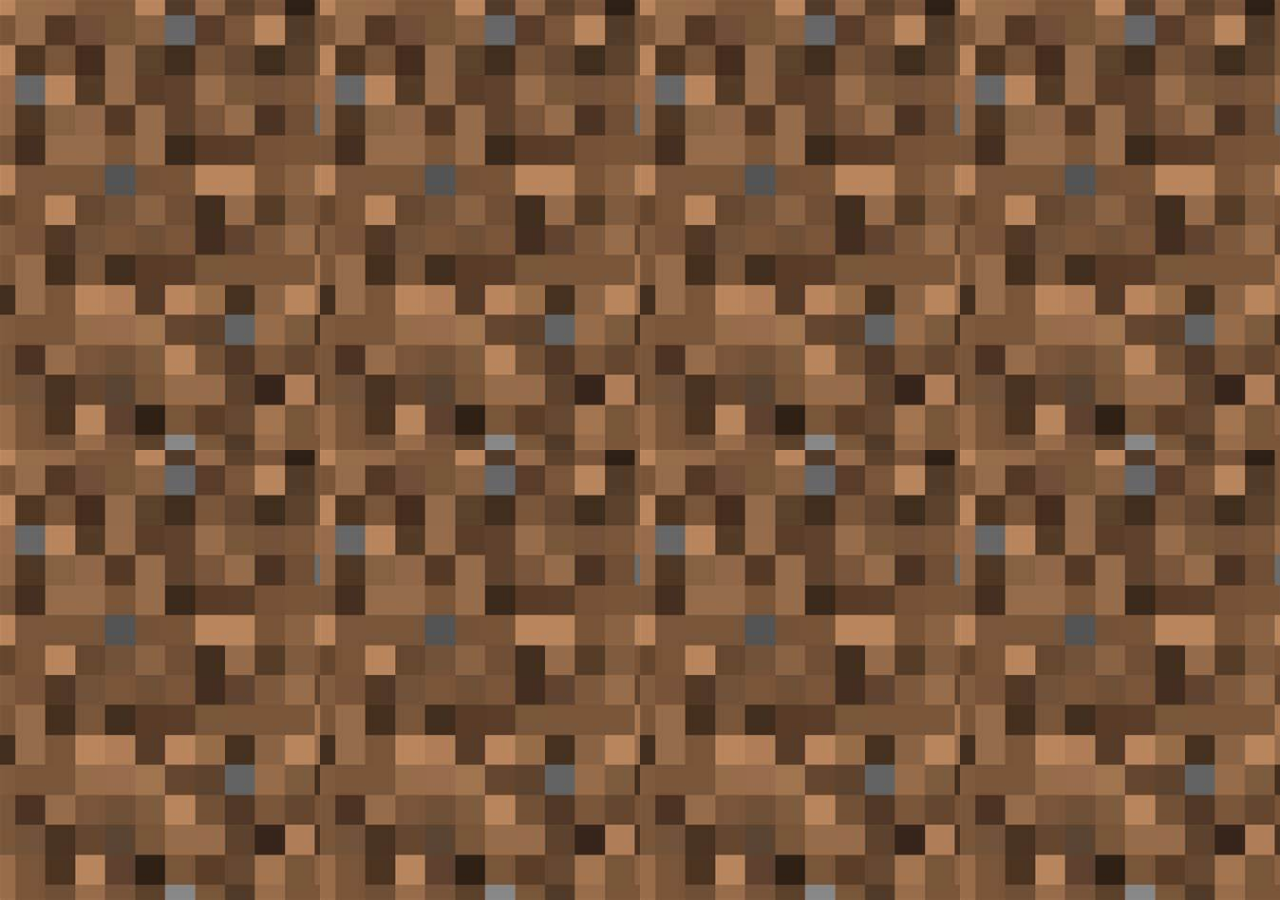
<file: index.html>
<!DOCTYPE html>
<html lang="en">

<head>
    <meta charset="UTF-8">
    <title>导航栏示例</title>
    <style>
        * {
            margin: 0;
            padding: 0;
            box-sizing: border-box;
        }

        body {
            display: flex;
            justify-content: center;
            align-items: center;
            min-height: 100vh;
            overflow: hidden;
            background-color: black;
            position: relative;
            cursor: url('image/favicon.ico'), auto;
        }

        .logo {
            position: absolute;
            top: 50%;
            left: 50%;
            transform: translate(-50%, -50%);
            width: 60%;
            height: auto;
            z-index: 1;
            /* Logo should be on the bottom layer */
        }

        .logo img {
            width: 100%;
            height: auto;
        }

        #container {
            display: flex;
            flex-wrap: wrap;
            width: 100%;
            height: 100%;
            position: absolute;
            top: 0;
            left: 0;
            z-index: 2;
            /* Container should be on the top layer */
        }

        .box {
            width: calc(100% / 4);
            /* Adjust this to change the number of boxes per row */
            height: calc(100% / 2);
            /* Adjust this to change the number of boxes per column */
            background-image: url("image/泥土2.jpg");
            /* Replace with the initial image URL */
            background-size: cover;
            position: relative;
            transition: transform 0.5s, opacity 0.5s;
            z-index: 3;
            /* Ensure boxes are above the logo */
        }

        .box.hidden {
            transform: translateY(100%);
            opacity: 0;
            pointer-events: none;
            /* Make hidden boxes not block clicks */
        }
    </style>
</head>

<body>
    <div class="logo">
        <a href="html/HomePage.html">
            <img src="image/Minecraft_franchise_logo.svg" alt="Minecraft Logo">
        </a>
    </div>
    <div id="container"></div>
    <script>
        let container = document.getElementById('container');
        let rows = 4; // Number of rows
        let cols = 2; // Number of columns
        let count = rows * cols;

        let j = 0

        for (let i = 0; i < count; i++) {
            let box = document.createElement('div');
            box.className = 'box';
            box.addEventListener('click', function () {
                this.classList.add('hidden');
                j++
                if (j > count / 2) {
                    location.href = "/WebMinecraft/html/HomePage.html";
                }
            });
            container.appendChild(box);
        }

        obox1.onmousemove = function () {
            this.style.cursor = 'url(image/favicon.ico),auto'
        }
    </script>

</body>

</html>
</file>
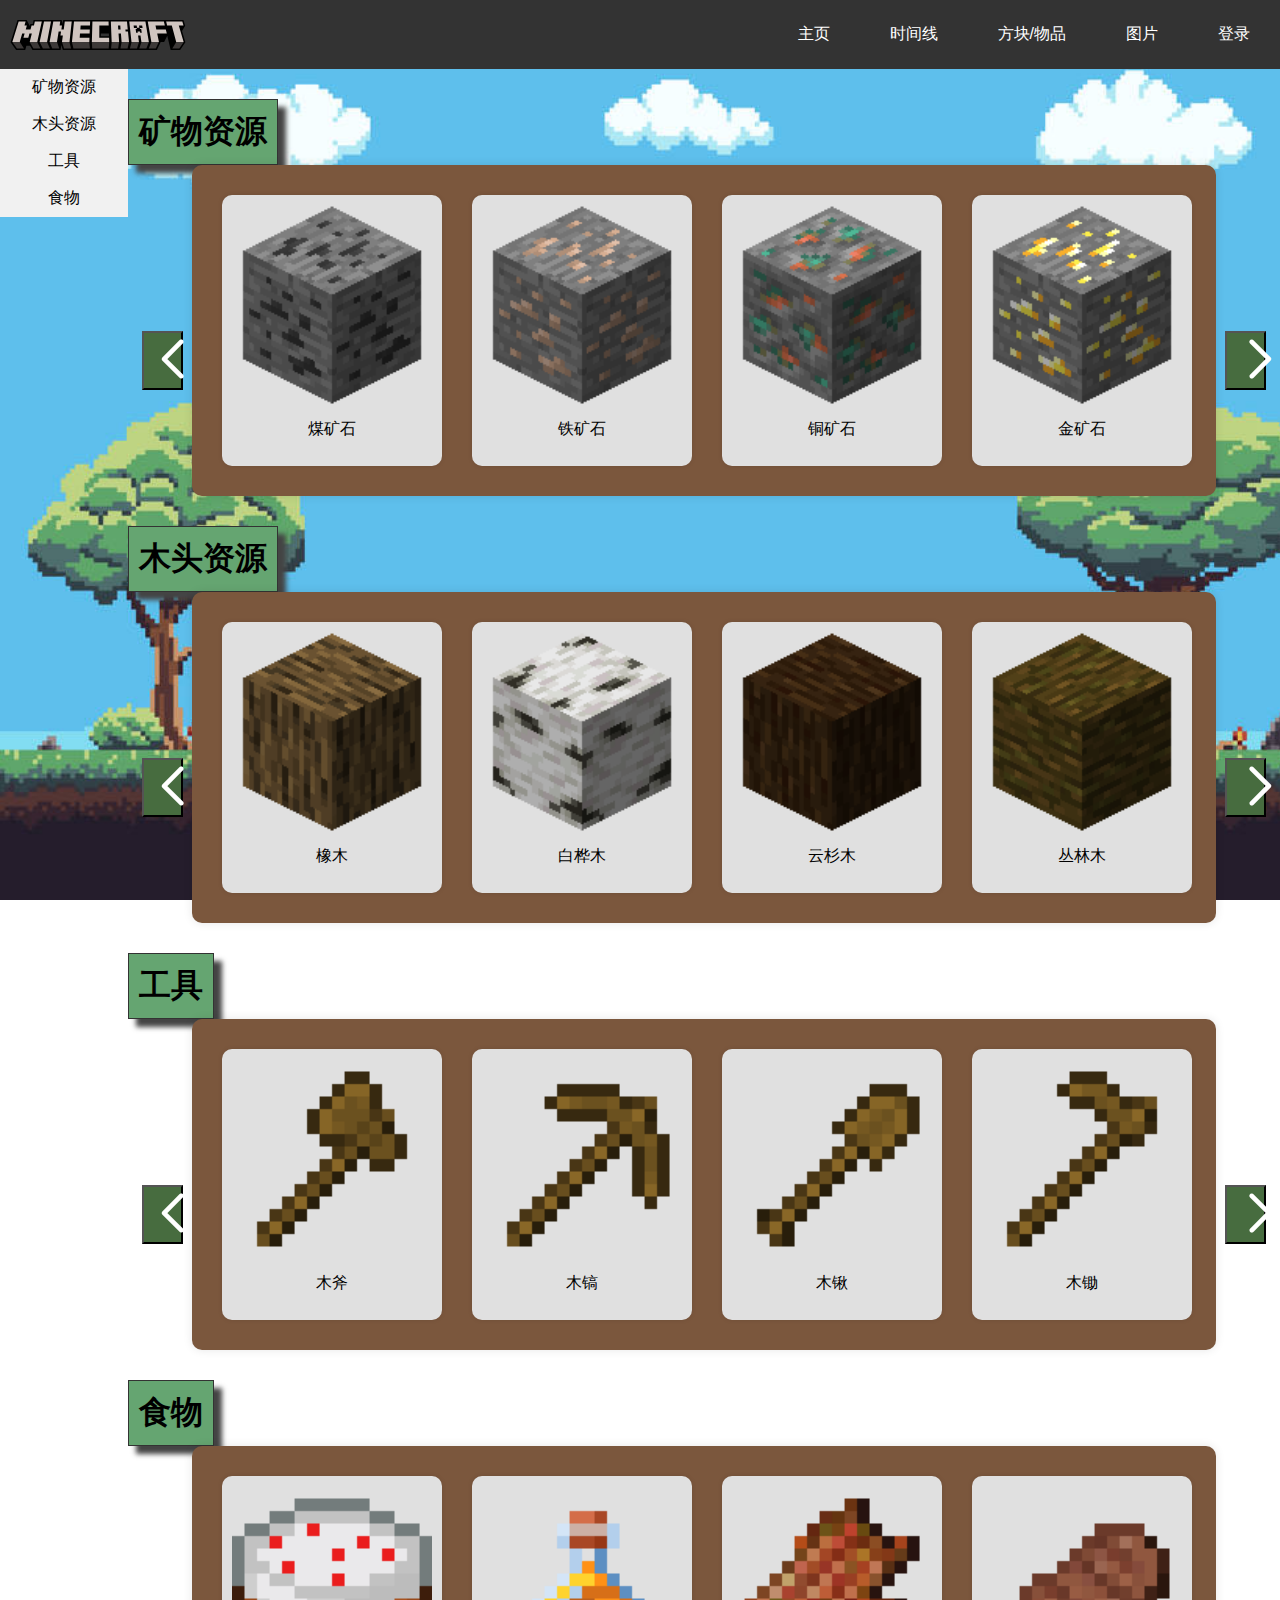
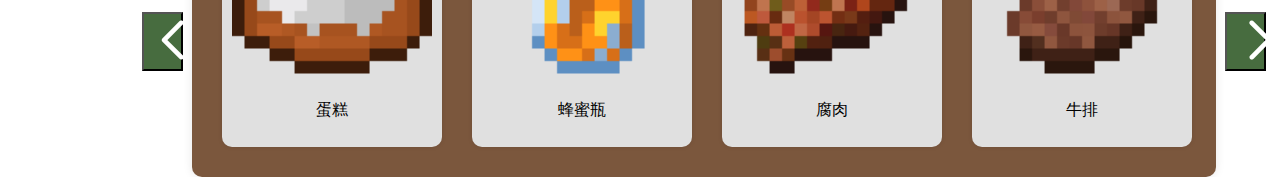
<file: html/Blocks.html>
<!DOCTYPE html>
<html lang="zh-Hans">

<head>
    <meta charset="UTF-8">
    <meta name="viewport" content="width=device-width, initial-scale=1.0">
    <title>方块/物品</title>
    <link rel="stylesheet" href="../css/Blocks.css">
    <link rel="stylesheet" href="../css/all.css">
    <script src="../JS/Blocks.js"></script>
</head>

<body>

    <nav class="navbar">
        <div class="navbar-container">
            <a href="https://www.minecraft.net/zh-hans" class="navbar-brand">
                <img src="../image/Minecraft.svg" alt="Logo" class="navbar-logo">
            </a>
            <ul class="navbar-menu">
                <li><a href="HomePage.html">主页</a></li>
                <li><a href="TimeLine.html">时间线</a></li>
                <li><a href="Blocks.html">方块/物品</a></li>
                <li><a href="Picture.html">图片</a></li>
                <li><a href="Login.html">登录</a></li>
            </ul>
        </div>
    </nav>

    <div class="row-container">
        <ul>
            <li><a href="#blocks1">矿物资源</a></li>
            <li><a href="#blocks2">木头资源</a></li>
            <li><a href="#blocks3">工具</a></li>
            <li><a href="#blocks4">食物</a></li>
        </ul>
    </div>

    <div class="blocks_label" id="blocks1">
        <h1>矿物资源</h1>
    </div>
    <div class="gallery-container">
        <button class="scroll-button left">
            <img src="../image/left.png" height="50px">
        </button>
        <button class="scroll-button right">
            <img src="../image/right.png" height="50px">
        </button>
        <div class="gallery-wrapper">
            <div class="gallery">
                <div class="item">
                    <img src="../image/煤矿石.png" alt="Item 1">
                    <p>煤矿石</p>
                </div>
                <div class="item">
                    <img src="../image/铁矿石.png" alt="Item 2">
                    <p>铁矿石</p>
                </div>
                <div class="item">
                    <img src="../image/铜矿石.png" alt="Item 2">
                    <p>铜矿石</p>
                </div>
                <div class="item">
                    <img src="../image/金矿石.png" alt="Item 3">
                    <p>金矿石</p>
                </div>
                <div class="item">
                    <img src="../image/红石矿石.png" alt="Item 3">
                    <p>红石矿石</p>
                </div>
                <div class="item">
                    <img src="../image/青金石矿石.png" alt="Item 3">
                    <p>青金石矿石</p>
                </div>
                <div class="item">
                    <img src="../image/钻石矿石.png" alt="Item 3">
                    <p>钻石矿石</p>
                </div>
                <div class="item">
                    <img src="../image/绿宝石矿石.png" alt="Item 3">
                    <p>绿宝石矿石</p>
                </div>
                <div class="item">
                    <img src="../image/下界石英矿石.png" alt="Item 3">
                    <p>下界石英矿石</p>
                </div>
            </div>
        </div>
    </div>

    <div class="blocks_label" id="blocks2">
        <h1>木头资源</h1>
    </div>
    <div class="gallery-container">
        <button class="scroll-button left">
            <img src="../image/left.png" height="50px">
        </button>
        <button class="scroll-button right">
            <img src="../image/right.png" height="50px">
        </button>
        <div class="gallery-wrapper">
            <div class="gallery">
                <div class="item">
                    <img src="../image/橡木.png" alt="Item 1">
                    <p>橡木</p>
                </div>
                <div class="item">
                    <img src="../image/白桦木.png" alt="Item 2">
                    <p>白桦木</p>
                </div>
                <div class="item">
                    <img src="../image/云杉木.png" alt="Item 2">
                    <p>云杉木</p>
                </div>
                <div class="item">
                    <img src="../image/丛林木.png" alt="Item 3">
                    <p>丛林木</p>
                </div>
                <div class="item">
                    <img src="../image/橡木木板.png" alt="Item 3">
                    <p>深色橡木</p>
                </div>
                <div class="item">
                    <img src="../image/金合欢木.png" alt="Item 3">
                    <p>金合欢木</p>
                </div>
                <div class="item">
                    <img src="../image/红树木.png" alt="Item 3">
                    <p>红树木</p>
                </div>
                <div class="item">
                    <img src="../image/樱花木.png" alt="Item 3">
                    <p>樱花木</p>
                </div>
            </div>
        </div>
    </div>

    <div class="blocks_label" id="blocks3">
        <h1>工具</h1>
    </div>
    <div class="gallery-container">
        <button class="scroll-button left">
            <img src="../image/left.png" height="50px">
        </button>
        <button class="scroll-button right">
            <img src="../image/right.png" height="50px">
        </button>
        <div class="gallery-wrapper">
            <div class="gallery">
                <div class="item">
                    <img src="../image/木斧.png" alt="Item 1">
                    <p>木斧</p>
                </div>
                <div class="item">
                    <img src="../image/木镐.png" alt="Item 2">
                    <p>木镐</p>
                </div>
                <div class="item">
                    <img src="../image/木锹.png" alt="Item 2">
                    <p>木锹</p>
                </div>
                <div class="item">
                    <img src="../image/木锄.png" alt="Item 3">
                    <p>木锄</p>
                </div>
                <div class="item">
                    <img src="../image/剪刀.png" alt="Item 3">
                    <p>剪刀</p>
                </div>
                <div class="item">
                    <img src="../image/打火石.png" alt="Item 3">
                    <p>打火石</p>
                </div>
                <div class="item">
                    <img src="../image/鞍.png" alt="Item 3">
                    <p>鞍</p>
                </div>
                <div class="item">
                    <img src="../image/钓鱼竿.png" alt="Item 3">
                    <p>钓鱼竿</p>
                </div>
                <div class="item">
                    <img src="../image/命名牌.png" alt="Item 3">
                    <p>命名牌</p>
                </div>
                <div class="item">
                    <img src="../image/指南针.png" alt="Item 3">
                    <p>指南针</p>
                </div>
                <div class="item">
                    <img src="../image/时钟.png" alt="Item 3">
                    <p>时钟</p>
                </div>
                <div class="item">
                    <img src="../image/桶.png" alt="Item 3">
                    <p>桶</p>
                </div>
                <div class="item">
                    <img src="../image/地图.png" alt="Item 3">
                    <p>地图</p>
                </div>
            </div>
        </div>
    </div>

    <div class="blocks_label" id="blocks4">
        <h1>食物</h1>
    </div>
    <div class="gallery-container">
        <button class="scroll-button left">
            <img src="../image/left.png" height="50px">
        </button>
        <button class="scroll-button right">
            <img src="../image/right.png" height="50px">
        </button>
        <div class="gallery-wrapper">
            <div class="gallery">
                <div class="item">
                    <img src="../image/蛋糕.png" alt="Item 1">
                    <p>蛋糕</p>
                </div>
                <div class="item">
                    <img src="../image/蜂蜜瓶.png" alt="Item 2">
                    <p>蜂蜜瓶</p>
                </div>
                <div class="item">
                    <img src="../image/腐肉.png" alt="Item 2">
                    <p>腐肉</p>
                </div>
                <div class="item">
                    <img src="../image/牛排.png" alt="Item 3">
                    <p>牛排</p>
                </div>
                <div class="item">
                    <img src="../image/熟兔肉.png" alt="Item 3">
                    <p>熟兔肉</p>
                </div>
                <div class="item">
                    <img src="../image/熟羊肉.png" alt="Item 3">
                    <p>熟羊肉</p>
                </div>
                <div class="item">
                    <img src="../image/熟猪排.png" alt="Item 3">
                    <p>熟猪排</p>
                </div>
                <div class="item">
                    <img src="../image/甜菜汤.png" alt="Item 3">
                    <p>甜菜汤</p>
                </div>
                <div class="item">
                    <img src="../image/西瓜片.png" alt="Item 3">
                    <p>西瓜片</p>
                </div>
            </div>
        </div>
    </div>
</body>

</html>
</file>
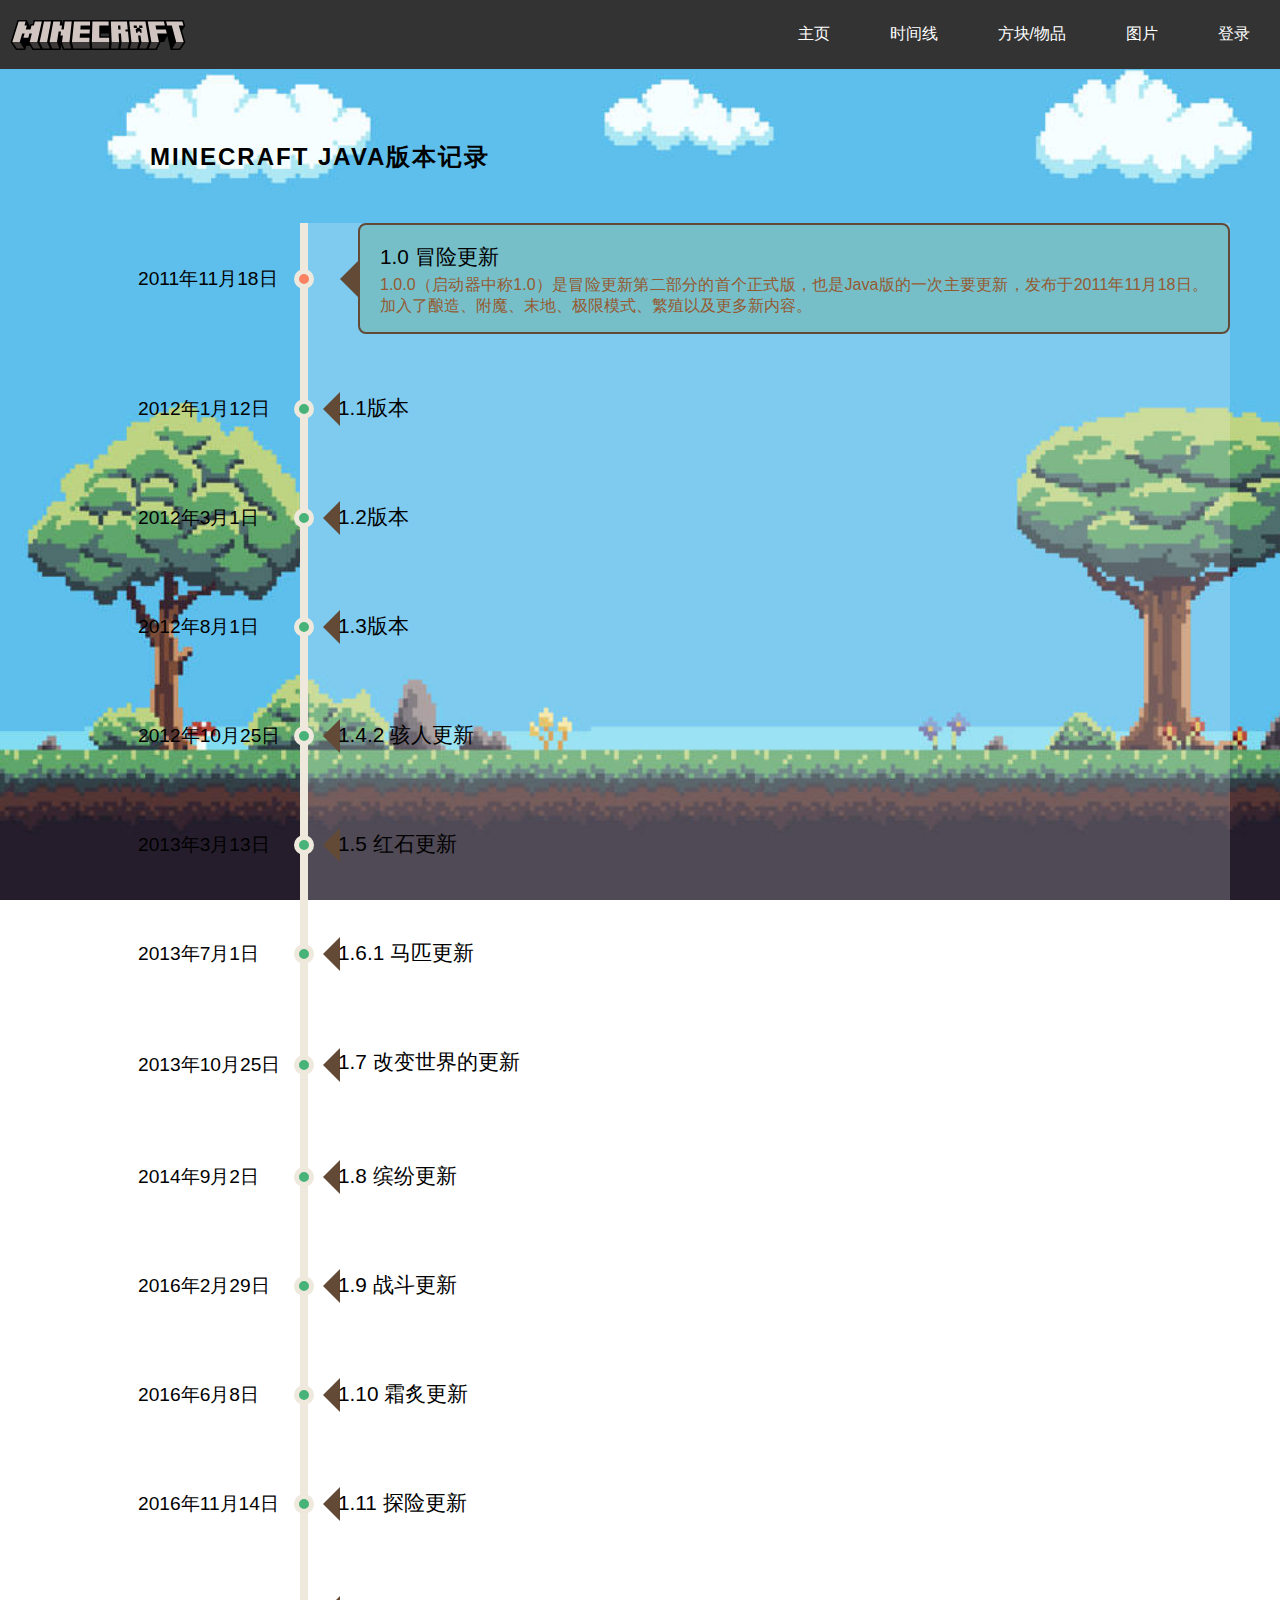
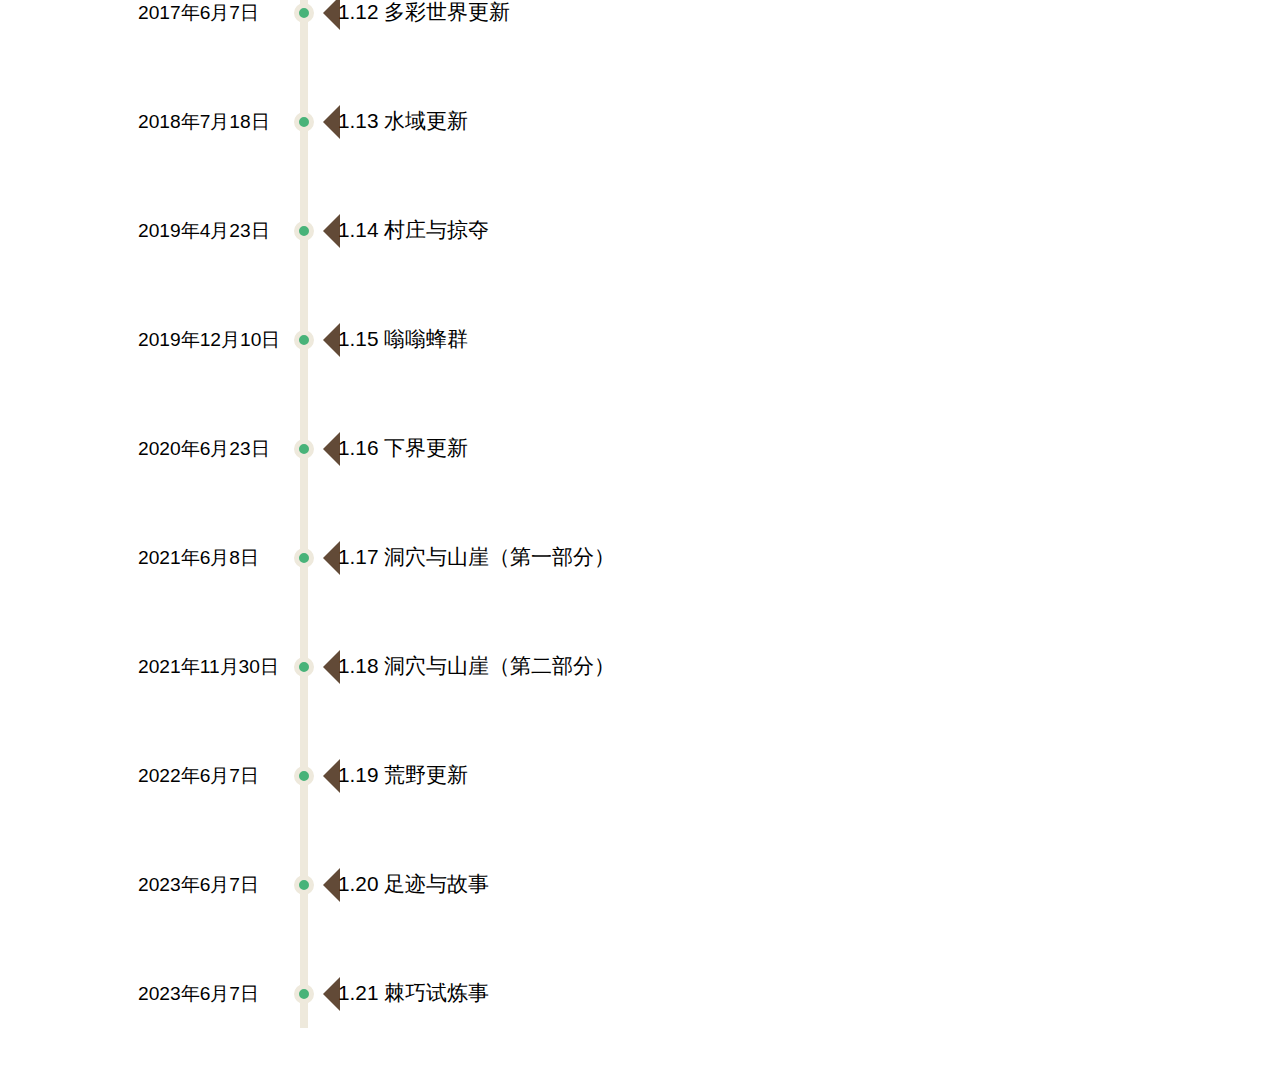
<file: html/TimeLine.html>
<!DOCTYPE html>
<html lang="zh-Hans">

<head>
    <meta charset="UTF-8">
    <title>时间线</title>
    <link rel="stylesheet" href="../css/TimeLine.css">
    <link rel="stylesheet" href="../css/all.css">
    <style>
        body {
            font-family: 'Microsoft YaHei', '微软雅黑', sans-serif;
        }
    </style>
</head>

<body translate="no">

    <nav class="navbar">
        <div class="navbar-container">
            <a href="https://www.minecraft.net/zh-hans" class="navbar-brand">
                <img src="../image/Minecraft.svg" alt="Logo" class="navbar-logo">
            </a>
            <ul class="navbar-menu">
                <li><a href="HomePage.html">主页</a></li>
                <li><a href="TimeLine.html">时间线</a></li>
                <li><a href="Blocks.html">方块/物品</a></li>
                <li><a href="Picture.html">图片</a></li>
                <li><a href="Login.html">登录</a></li>
            </ul>
        </div>
    </nav>

    <h2>Minecraft Java版本记录</h2>
    <ul id='timeline'>
        <li class='work'>
            <input class='radio' id='work1' name='works' type='radio' checked>
            <div class="relative">
                <label for='work1'>1.0 冒险更新</label>
                <span class='date'>2011年11月18日</span>
                <span class='circle'></span>
            </div>
            <div class='content'>
                <p>1.0.0（启动器中称1.0）是冒险更新第二部分的首个正式版，也是Java版的一次主要更新，发布于2011年11月18日。加入了酿造、附魔、末地、极限模式、繁殖以及更多新内容。</p>
            </div>
        </li>
        <li class='work'>
            <input class='radio' id='work2' name='works' type='radio'>
            <div class="relative">
                <label for='work2'>1.1版本</label>
                <span class='date'>2012年1月12日</span>
                <span class='circle'></span>
            </div>
            <div class='content'>
                <p>
                    1.1是Java版的一次主要更新，发布于2012年1月12日[1]，加入了刷怪蛋、超平坦世界类型、沙滩以及对多种语言的支持。
                </p>
            </div>
        </li>
        <li class='work'>
            <input class='radio' id='work3' name='works' type='radio'>
            <div class="relative">
                <label for='work3'>1.2版本</label>
                <span class='date'>2012年3月1日</span>
                <span class='circle'></span>
            </div>
            <div class='content'>
                <p>
                    1.2.1是Java版的一次主要更新，发布于2012年3月1日[1]，引入了新的Anvil文件格式，使建筑高度限制上升至256格，加入了僵尸围城和丛林生物群系、废弃矿井中的木板桥以及沙漠中的沙漠水井，还加入了新的方块及物品，比如附魔之瓶、红石灯、火焰弹和新的生物——铁傀儡和豹猫，并修复了3个漏洞。
                </p>
            </div>
        </li>
        <li class='work'>
            <input class='radio' id='work4' name='works' type='radio'>
            <div class="relative">
                <label for='work4'>1.3版本</label>
                <span class='date'>2012年8月1日</span>
                <span class='circle'></span>
            </div>
            <div class='content'>
                <p>
                    1.3加入了村民交易，全新的冒险模式，全新的结构（丛林神庙和沙漠神殿），许多方块和物品例如绿宝石，成书、书与笔、绊线钩和末影箱。这个版本也改良了附魔并且使爬行者更强大。
                </p>
            </div>
        </li>
        <li class='work'>
            <input class='radio' id='work5' name='works' type='radio'>
            <div class="relative">
                <label for='work5'>1.4.2 骇人更新</label>
                <span class='date'>2012年10月25日</span>
                <span class='circle'></span>
            </div>
            <div class='content'>
                <p>
                    1.4.2是骇人更新的首个正式版本，加入了大量的新生物（女巫、蝙蝠、僵尸村民和凋灵骷髅），可以放置或穿戴的头颅，一个新的Boss生物（凋灵），命令方块、铁砧、信标、新的食物（马铃薯、胡萝卜和南瓜派）、用来控制猪的胡萝卜钓竿和新的装饰性物品（例如物品展示框、花盆、圆石墙）。
                </p>
            </div>
        </li>
        <li class='work'>
            <input class='radio' id='work6' name='works' type='radio'>
            <div class="relative">
                <label for='work6'>1.5 红石更新</label>
                <span class='date'>2013年3月13日</span>
                <span class='circle'></span>
            </div>
            <div class='content'>
                <p>
                    1.5是红石更新的首个正式版，是添加了数种红石有关方块与一种新装饰性方块石英块的更新。此版本也含有计分板系统、新材质包格式与光照引擎优化。
                </p>
            </div>
        </li>
        <li class='work'>
            <input class='radio' id='work7' name='works' type='radio'>
            <div class="relative">
                <label for='work7'>1.6.1 马匹更新</label>
                <span class='date'>2013年7月1日</span>
                <span class='circle'></span>
            </div>
            <div class='content'>
                <p>
                    1.6.1是马匹更新的首个正式版，加入了诸如马、拴绳、煤炭块、地毯、资源包以及新启动器之类的新特性。
                </p>
            </div>
        </li>
        <li class='work'>
            <input class='radio' id='work8' name='works' type='radio'>
            <div class="relative">
                <label for='work8'>1.7 改变世界的更新</label>
                <span class='date'>2013年10月25日</span>
                <span class='circle'></span>
            </div>
            <div class='content'>
                <p>
                    1.7是Java版1.7.2的首个预发布版，发布于2013年10月23日[1]，加入了金合欢和深色橡树对应的楼梯和台阶，并修复了一些漏洞。</p>
                <p>
                    1.7.2是改变世界的更新的首个正式版，也是Java版的一次主要更新，发布于2013年10月25日[1][2]，添加了新的生物群系、新的结构、新的花、染色玻璃、更好的网络环境、新的命令等。
                </p>
            </div>
        </li>
        <li class='work'>
            <input class='radio' id='work9' name='works' type='radio'>
            <div class="relative">
                <label for='work9'>1.8 缤纷更新</label>
                <span class='date'>2014年9月2日</span>
                <span class='circle'></span>
            </div>
            <div class='content'>
                <p>
                    1.8是缤纷更新的第一个正式版，[1]在Minecraft中增加了许多新内容并修改了许多方面。这次更新允许地图制作者更方便地制作冒险地图，并增加了许多新方块、生物和一个为生存准备的新结构，加入并增强了许多命令，世界边界变为强制的和动态的，许多生存机制被修改，加入了旁观者模式，性能显著上升并增加了许多自定义世界的选项。
                </p>
            </div>
        </li>
        <li class='work'>
            <input class='radio' id='work10' name='works' type='radio'>
            <div class="relative">
                <label for='work10'>1.9 战斗更新</label>
                <span class='date'>2016年2月29日</span>
                <span class='circle'></span>
            </div>
            <div class='content'>
                <p>
                    战斗更新第一个正式版本，是Minecraft一个主要更新，已于2016年2月29日发布。此次更新通过添加时间攻击系统、双持、光灵箭、药箭和盾牌彻底地修改了战斗系统。在末地中玩家与末影龙战斗机制被修改，扩大了末地岛屿并加入了紫颂植物、末地城、末地船、紫珀块、潜影贝以及玩家穿戴后可进行空中滑行的鞘翅。
                </p>
            </div>
        </li>
        <li class='work'>
            <input class='radio' id='work11' name='works' type='radio'>
            <div class="relative">
                <label for='work11'>1.10 霜炙更新</label>
                <span class='date'>2016年6月8日</span>
                <span class='circle'></span>
            </div>
            <div class='content'>
                <p>
                    1.10是霜炙更新的第一个正式版本，也是Minecraft的一次重大更新。此次更新给予玩家使用结构方块的能力，加入了岩浆块、地狱疣块、红色地狱砖和由骨块组成的化石结构，也加入了流浪者、尸壳和北极熊。
                </p>
            </div>
        </li>
        <li class='work'>
            <input class='radio' id='work12' name='works' type='radio'>
            <div class="relative">
                <label for='work12'>1.11 探险更新</label>
                <span class='date'>2016年11月14日</span>
                <span class='circle'></span>
            </div>
            <div class='content'>
                <p>
                    1.11是探险更新的第一个正式版，也是Minecraft一个重大更新。此次更新对实体ID作出了重大改动，并且加入了灾厄村民（卫道士和唤魔者）、恼鬼、不死图腾、探险家地图、侦测器、潜影盒、林地府邸以及羊驼。
                </p>
            </div>
        </li>
        <li class='work'>
            <input class='radio' id='work13' name='works' type='radio'>
            <div class="relative">
                <label for='work13'>1.12 多彩世界更新</label>
                <span class='date'>2017年6月7日</span>
                <span class='circle'></span>
            </div>
            <div class='content'>
                <p>
                    1.12，即多彩世界更新的首个正式版，是Minecraft于2017年6月7日发布的一次重大更新。此次更新加入了新的合成系统和函数系统、为新手准备的提示、带釉陶瓦、混凝土、染色床、幻术师和鹦鹉，以及取代成就的进度。
                </p>
            </div>
        </li>
        <li class='work'>
            <input class='radio' id='work14' name='works' type='radio'>
            <div class="relative">
                <label for='work14'>1.13 水域更新</label>
                <span class='date'>2018年7月18日</span>
                <span class='circle'></span>
            </div>
            <div class='content'>
                <p>
                    1.13，即水域更新，是一个于2018年7月18日发布的Minecraft
                    Java版重大更新。此次更新注重海洋内容、漏洞修复、技术性特性与优化。具体来说，加入了诸如蓝冰、珊瑚、潮涌核心、海带、海泡菜、去皮原木、去皮木头和海龟蛋等等的方块，也加入了诸如藏宝图、调试棒、鱼桶、海洋之心、幻翼膜和三叉戟等等的新物品。此外还加入了新生物海豚、溺尸、鱼、幻翼、海龟、全新的生物群系、新的自选世界类型和新的结构。此次更新也加入了许多命令和更改了已存在的命令的格式，加入了许多新的技术性内容，例如数据包和标签。
                </p>
            </div>
        </li>
        <li class='work'>
            <input class='radio' id='work15' name='works' type='radio'>
            <div class="relative">
                <label for='work15'>1.14 村庄与掠夺</label>
                <span class='date'>2019年4月23日</span>
                <span class='circle'></span>
            </div>
            <div class='content'>
                <p>
                    1.14是“村庄和掠夺（Village and
                    Pillage）”更新的首个正式版，于2019年4月23日发布。本次更新主要专注于村庄，包括加入一个称为掠夺者的灾厄村民变种，以及重新设计村庄建筑以匹配其所在的生物群系。本次更新也引入了许多新的方块和怪物，修改了合成系统，更新针叶林生物群系（添加了狐狸和甜浆果），加入新的丛林变种竹林（包括竹子和熊猫）。

                </p>
            </div>
        </li>
        <li class='work'>
            <input class='radio' id='work16' name='works' type='radio'>
            <div class="relative">
                <label for='work16'>1.15 嗡嗡蜂群</label>
                <span class='date'>2019年12月10日</span>
                <span class='circle'></span>
            </div>
            <div class='content'>
                <p>
                    1.15是嗡嗡蜂群的首个版本，也是Java版的一次主要更新，发布于2019年12月10日。此次更新加入了蜜蜂及其相关物品，如蜂箱、蜂巢和蜜脾。除此以外，此更新也专注于修复漏洞和改善性能，并且添加了许多原本基岩版独有的特性。
                </p>
            </div>
        </li>
        <li class='work'>
            <input class='radio' id='work17' name='works' type='radio'>
            <div class="relative">
                <label for='work17'>1.16 下界更新</label>
                <span class='date'>2020年6月23日</span>
                <span class='circle'></span>
            </div>
            <div class='content'>
                <p>
                    1.16是下界更新的首个正式版，也是Java版的一次主要更新，发布于2020年6月23日。此次更新于2019年9月28日在MINECON Live
                    2019中首次公布。此次更新为下界添加了大量特性，包括加入四种新的生物群系、四种新的生物以及大量新的方块，同时还引入了一种名为下界合金的装备品质，通过下界中稀有的远古残骸获取。此次更新发布伴随着新的菜单屏幕，并修复了大量漏洞。
                </p>
            </div>
        </li>
        <li class='work'>
            <input class='radio' id='work18' name='works' type='radio'>
            <div class="relative">
                <label for='work18'>1.17 洞穴与山崖（第一部分）</label>
                <span class='date'>2021年6月8日</span>
                <span class='circle'></span>
            </div>
            <div class='content'>
                <p>
                    1.17是洞穴与山崖的首个正式版，也是Java版的一次主要更新，发布于2021年6月8日[1]。此次更新于2020年10月3日在Minecraft Live
                    2020中首次公布[2]，着重于加入洞穴与山崖的新方块、新物品和新生物。
                </p>
            </div>
        </li>
        <li class='work'>
            <input class='radio' id='work19' name='works' type='radio'>
            <div class="relative">
                <label for='work19'>1.18 洞穴与山崖（第二部分）</label>
                <span class='date'>2021年11月30日</span>
                <span class='circle'></span>
            </div>
            <div class='content'>
                <p>
                    1.18是洞穴与山崖第二部分的首个正式版，也是Java版的一次主要更新，发布于2021年11月30日。此次更新完全重制了主世界的生成机制，加入了含有含水层的更大的洞穴、更高的山脉，以及新的洞穴和山地生物群系。此次更新于2021年4月14日1.17的快照21w15a发布时被一同公布。在此次更新的首个开发版本发布之前，它的部分特性最早在1.17的快照中开发，21w15a开始在预览数据包中开发。
                </p>
            </div>
        </li>
        <li class='work'>
            <input class='radio' id='work20' name='works' type='radio'>
            <div class="relative">
                <label for='work20'>1.19 荒野更新</label>
                <span class='date'>2022年6月7日</span>
                <span class='circle'></span>
            </div>
            <div class='content'>
                <p>
                    1.19是荒野更新的首个正式版，也是Java版的一次主要更新，发布于2022年6月7日。此次更新加入了深暗之域和红树林沼泽生物群系，远古城市结构，新生物监守者、青蛙、蝌蚪和悦灵，以及大量的新方块与新物品。此次更新在Minecraft
                    Live 2021期间宣布。
                </p>
            </div>
        </li>
        <li class='work'>
            <input class='radio' id='work21' name='works' type='radio'>
            <div class="relative">
                <label for='work21'>1.20 足迹与故事</label>
                <span class='date'>2023年6月7日</span>
                <span class='circle'></span>
            </div>
            <div class='content'>
                <p>
                    1.20是足迹与故事的首个正式版，也是Java版的一次主要更新，发布于2023年6月7日。此次更新在Minecraft Live
                    2022期间宣布，主题名称于2023年3月2日的Minecraft Monthly上公布。它的部分特性从22w42a开始以内置数据包的形式开发。
                </p>
            </div>
        </li>
        <li class='work'>
            <input class='radio' id='work22' name='works' type='radio'>
            <div class="relative">
                <label for='work22'>1.21 棘巧试炼事</label>
                <span class='date'>2023年6月7日</span>
                <span class='circle'></span>
            </div>
            <div class='content'>
                <p>
                    1.21是棘巧试炼的首个正式版，也是Java版的一次主要更新，发布于2024年6月13日。此次更新在Minecraft Live 2023期间宣布，主题名称于2024年4月26日的Minecraft
                    Monthly上公布。此次更新加入了试炼密室结构，新生物旋风人和沼骸，不祥事件，以及大量的新方块与新物品。它的部分特性从23w42a开始以内置数据包的形式开发。
                </p>
            </div>
        </li>
    </ul>
</body>

</html>
</file>
<file: css/Blocks.css>
/* styles.css */

body {
    font-family: Arial, sans-serif;
    background-color: #f4f4f4;
    margin: 0;
    padding: 0;
}

.row-container {
    ul {  
        list-style-type: none;
        margin: 0;
        padding: 0;
        width: 10%;
        background-color: #f1f1f1;
        position: fixed;
        /* height: 100%; */
        overflow: auto;
    }

    li {
        text-align: center;
    }

    li a {
        display: block;
        color: #000;
        padding: 8px 16px;
        text-decoration: none;
    }

    li a.active {
        background-color: #4CAF50;
        color: white;
    }

    li a:hover:not(.active) {
        background-color: #555;
        color: white;
    }
}

.blocks_label {
    width: fit-content;
    border: 1px solid #333; 
    box-shadow: 8px 8px 5px #444;
    margin-left: 10%;
    margin-top: 30px;
    background-color: #65a571;
    display: block;
    padding:10px;
}

.blocks_label h1 {
    position: relative;
    margin: auto;
    align-items: center;
}

.gallery-container {
    padding: 20px;
    background-color: #7b573d;
    box-shadow: 0 0 10px rgba(0,0,0,0.1);
    border-radius: 10px;
    text-align: center;
    position: relative; /* 为了定位按钮 */
    margin-left: 15%;
    margin-right: 5%;
}

.gallery-container h1 {
    margin-top: 0%;
}

.gallery-wrapper {
    overflow-x: hidden; /* 隐藏滚动条 */
    white-space: nowrap; /* 防止内容自动换行 */
    width: 100%;
    position: relative;
}

.gallery {
    display: inline-flex; /* 使子元素横向排列 */
    transition: transform 0.3s ease; /* 添加平滑过渡效果 */
    gap: 10px;
    /* margin-left: 20%; */
}

.item {
    width: 200px; /* 设置固定宽度 */
    margin: 10px;
    padding: 10px;
    background-color: #e0e0e0;
    border-radius: 10px;
    box-shadow: 0 0 5px rgba(0,0,0,0.1);
    display: inline-block; /* 使项目保持在同一行 */
    vertical-align: top; /* 保持垂直对齐 */
}

.item img {
    width: 100%;
    height: auto;
    border-radius: 10px;
}

.item p {
    margin-top: 10px;
    font-size: 16px;
}

.scroll-button {
    width: 4%;
    position:absolute;
    top: 50%;
    background-color: #476c3f;
    cursor: pointer;
    z-index: 1;
}

.scroll-button.left {
    left: -50px;
} 

.scroll-button.right {
    right: -50px;
} 

.item:hover {
    transform: scale(1.05);
}
</file>
<file: css/all.css>
body {
    font-family: Arial, sans-serif;
    margin: 0;
    padding: 0;
}

.navbar {
    background-color: #333;
    overflow: hidden;
}

.navbar-container {
    display: flex;
    justify-content: space-between;
    align-items: center;
    padding: 10px 10px;
}

.navbar-brand {
    display: flex;
    align-items: center;
}

.navbar-logo {
    height: 30px;
    /* width: 100px; */
    margin-right: 20px;
}

.navbar-menu {
    list-style-type: none;
    margin: 0;
    padding: 0;
    display: flex;
}

.navbar-menu li {
    margin-left: 20px;
}

.navbar-menu li a {
    color: white;
    text-decoration: none;
    padding: 14px 20px;
    display: block;
}

.navbar-menu li a:hover {
    background-color: #575757;
}

body{
	margin: 0;
	padding: 0;
	background: url(../image/background.jpg) no-repeat;
    background-attachment: fixed;
	background-size: cover;

}
</file>
<file: css/TimeLine.css>
body {
            /* max-width: 1200px; */
            margin: 0 auto;
            padding: 0 5%;
            font-size: 100%;
            font-family: 'Microsoft YaHei', '微软雅黑', sans-serif;
            color: black;
            
        }

        h2 {
            margin: 3em 0 0 150px;
            font-size: 1.5em;
            font-family: 'Microsoft YaHei', '微软雅黑', sans-serif;
            letter-spacing: 2px;
            text-transform: uppercase;
        }

        /* 时间线样式 */
        #timeline {
            list-style: none;
            margin: 50px 50px 30px 300px;
            padding-left: 30px;
            border-left: 8px solid #eee9dc;
            background-color: rgba(255,255,255,0.2);
        }

        #timeline li {
            margin: 40px 0;
            position: relative;
        }

        #timeline p {
            margin: 0 0 15px;
        }

        .date {
            margin-top: -10px;
            top: 50%;
            left: -200px;
            font-size: 1.2em;
            font-family: 'Microsoft YaHei', '微软雅黑', sans-serif;
            line-height: 20px;
            position: absolute;
        }

        .circle {
            margin-top: -10px;
            /* margin-right: 200px; */
            top: 50%;
            left: -44px;
            width: 10px;
            height: 10px;
            background: #48b379;
            border: 5px solid #eee9dc;
            border-radius: 50%;
            display: block;
            position: absolute;
            /* background-color: rgba(255,255,255,0.2); */
        }

        .content {
            max-height: 20px;
            padding: 50px 20px 0;
            border-color: transparent;
            border-width: 2px;
            border-style: solid;
            border-radius: 0.5em;
            position: relative;
            /* background-color: rgba(255,255,255,0.2); */
        }

        .content:before,
        .content:after {
            content: "";
            width: 0;
            height: 0;
            border: solid transparent;
            position: absolute;
            pointer-events: none;
            right: 100%;
        }

        .content:before {
            border-right-color: inherit;
            border-width: 20px;
            top: 50%;
            margin-top: -20px;
        }

        .content:after {
            border-right-color: #624a37;
            border-width: 17px;
            top: 50%;
            margin-top: -17px;
        }

        .content p {
            max-height: 0;
            color: transparent;
            text-align: justify;
            word-break: break-word;
            hyphens: auto;
            overflow: hidden;
        }

        label {
            font-size: 1.3em;
            font-family: 'Microsoft YaHei', '微软雅黑', sans-serif;
            position: absolute;
            z-index: 100;
            cursor: pointer;
            top: 20px;
            transition: transform 0.2s linear;
        }

        .radio {
            display: none;
        }

        .radio:checked+.relative label {
            cursor: auto;
            transform: translateX(42px);
        }

        .radio:checked+.relative .circle {
            background: #f98262;
        }

        .radio:checked~.content {
            max-height: 180px;
            border-color: #624a37;
            margin-right: 20px;
            transform: translateX(20px);
            transition: max-height 0.4s linear, border-color 0.5s linear, transform 0.2s linear;
            background-color: rgb(101, 165, 113, 0.3);
        }

        .radio:checked~.content p {
            max-height: 200px;
            color: #945a31;
            transition: color 0.3s linear 0.3s;
        }
</file>
